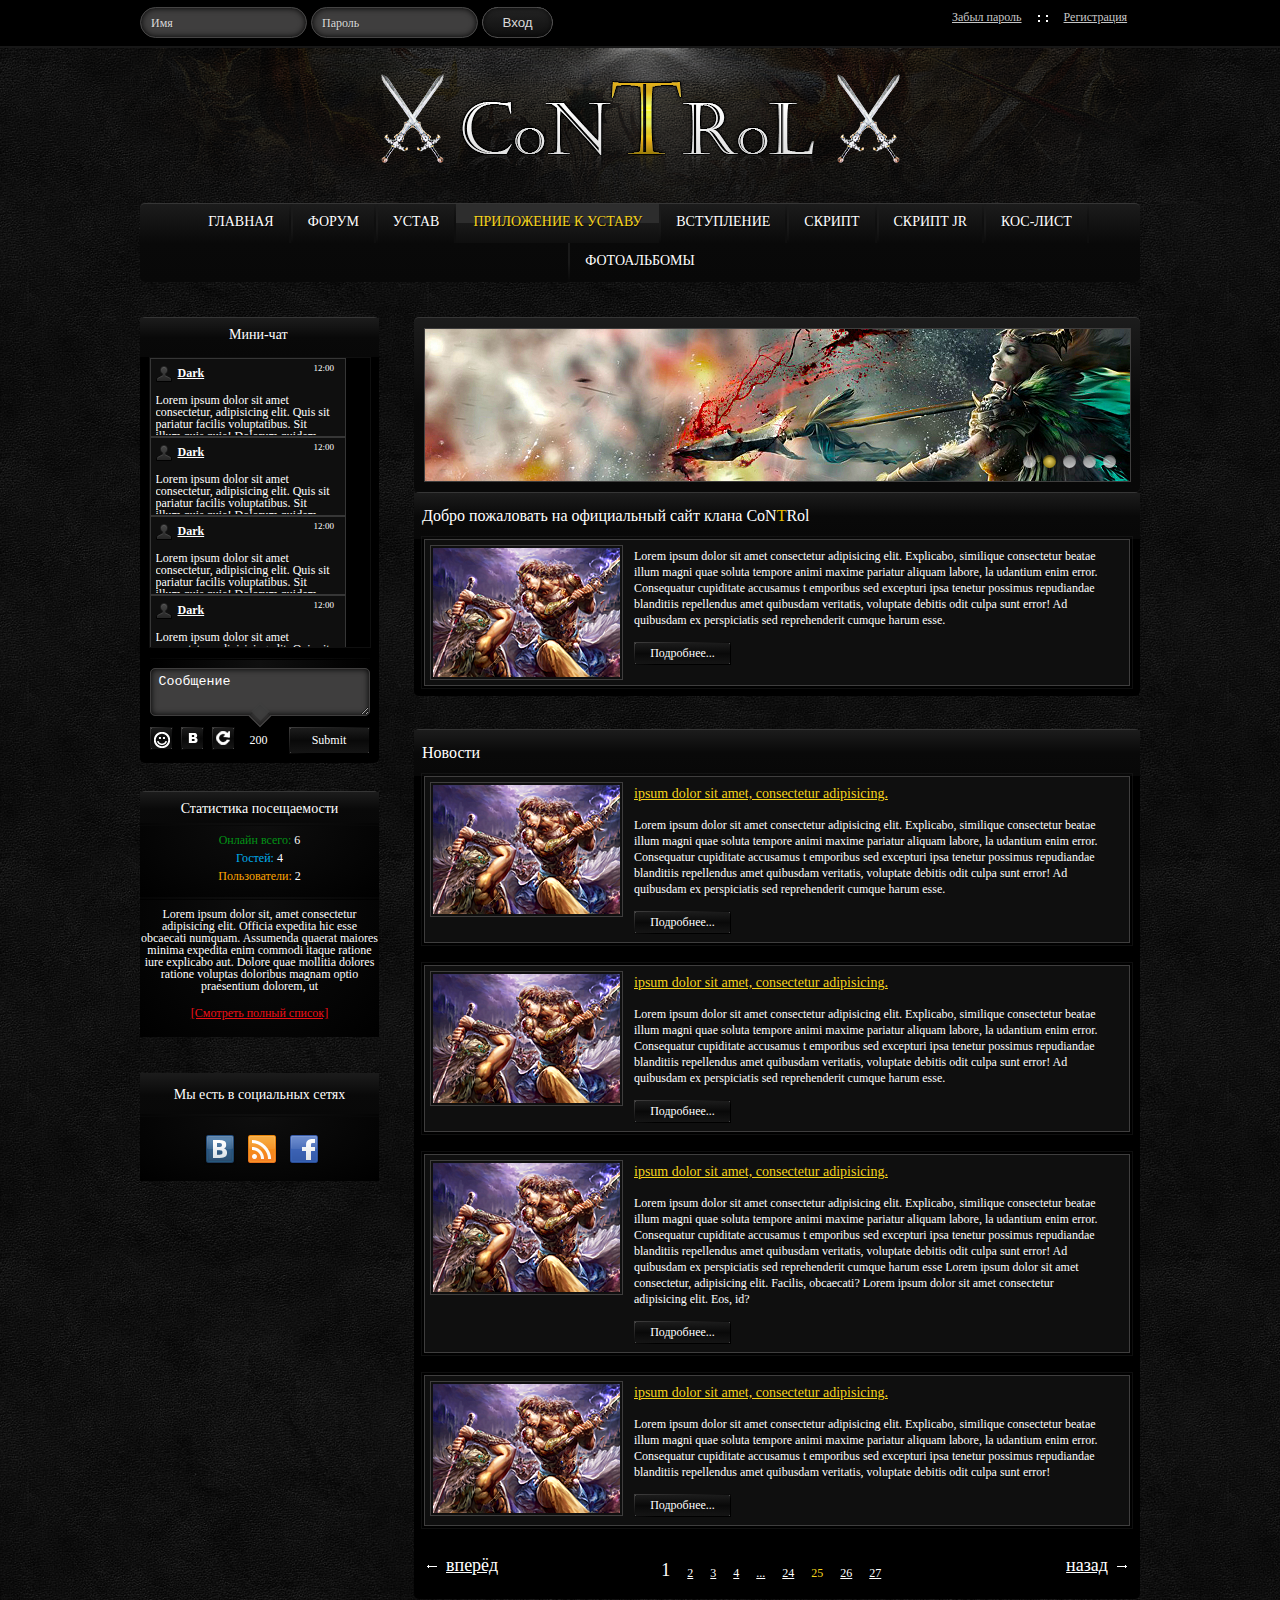
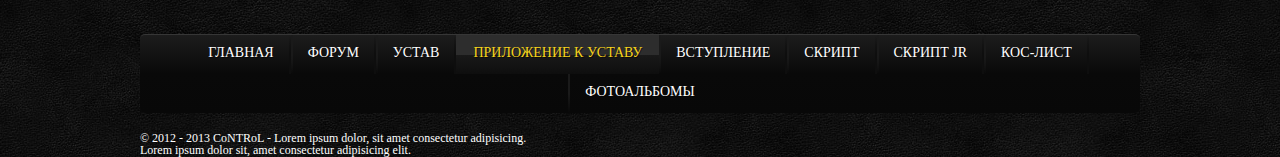
<file: PWControl Release V/index.html>
<!DOCTYPE html>
<html lang="en">
<head>
    <meta charset="UTF-8">
    <meta name="viewport" content="width=device-width, initial-scale=1.0">
    <meta http-equiv="X-UA-Compatible" content="ie=edge">
    <link rel="stylesheet" href="css/main.css">
    <title>Document</title>
</head>
<body>
        <div class="formBar"  >
            <div class="wrapper clearFix">
                <form class="form float" action="#" >
                    <input type="text" class="input" placeholder="Имя" name="" id="">
                    <input type="password" class="input"placeholder="Пароль" name="" id="">
                    <input type="submit" class=" firstSubmit" value="Вход">
                </form>
                <div class="rightside clearFix floatR">
                    <a class=" forgetPassword float" href="#">Забыл пароль</a>
                    <div class="contforcirkles float clearFix">
                        <div class="leftpart float"></div>
                        <div class="rightpart floatR"></div>
                    </div>
                    <a href="#" class="registration float">Регистрация</a>
                </div>
            </div>
        </div>
        <header class="wrapper">
            <div class="logo">
                    <img src="PWControl/logo.png" alt="логотип">
            </div>
            <ul class="navMenu gradientborder bgGradient">
                <li><a href="#">Главная</a></li>
                <li><a href="#">Форум</a></li>
                <li><a href="#">Устав</a></li>
                <li class="active" ><a href="#">Приложение к уставу</a></li>
                <li><a href="#">Вступление</a></li>
                <li><a href="#">Скрипт</a></li>
                <li><a href="#">Скрипт JR</a></li>
                <li><a href="#">Кос-лист</a></li>
                <li><a href="#">Фотоальбомы</a></li>
            </ul>
        </header>  
    <div class="maincontent wrapper clearFix">
        <aside class="ContainerForSidebars float ">
            <div class="chat gradientborder  ">
                <div class="title bgGradient">
                    <span>Мини-чат</span>
                </div>
                <div class="masseges contWidthChat">
                    <div class="massege clearFix">
                        <div class="nickanme float "><a href="#">Dark</a></div>
                        <div class="time floatR">12:00</div>
                        <div class="text">Lorem ipsum dolor sit amet consectetur, adipisicing elit. Quis sit pariatur facilis voluptatibus. Sit illum quis quia! Dolorum quidem quisquam eveniet quo laboriosam dolore consequatur. Necessitatibus quae deserunt quam sequi.</div>
                    </div>
                    <div class="massege clearFix">
                        <div class="nickanme float "><a href="#">Dark</a></div>
                        <div class="time floatR">12:00</div>
                        <div class="text">Lorem ipsum dolor sit amet consectetur, adipisicing elit. Quis sit pariatur facilis voluptatibus. Sit illum quis quia! Dolorum quidem quisquam eveniet quo laboriosam dolore consequatur. Necessitatibus quae deserunt quam sequi.</div>
                    </div>
                    <div class="massege clearFix">
                            <div class="nickanme float "><a href="#">Dark</a></div>
                            <div class="time floatR">12:00</div>
                            <div class="text">Lorem ipsum dolor sit amet consectetur, adipisicing elit. Quis sit pariatur facilis voluptatibus. Sit illum quis quia! Dolorum quidem quisquam eveniet quo laboriosam dolore consequatur. Necessitatibus quae deserunt quam sequi.</div>
                    </div>
                    <div class="massege clearFix">
                            <div class="nickanme float "><a href="#">Dark</a></div>
                            <div class="time floatR">12:00</div>
                            <div class="text">Lorem ipsum dolor sit amet consectetur, adipisicing elit. Quis sit pariatur facilis voluptatibus. Sit illum quis quia! Dolorum quidem quisquam eveniet quo laboriosam dolore consequatur. Necessitatibus quae deserunt quam sequi.</div>
                    </div>
                    <div class="massege clearFix">
                            <div class="nickanme float clearFix"><a href="#">Dark</a></div>
                            <div class="time floatR">12:00</div>
                            <div class="text">Lorem ipsum dolor sit amet consectetur, adipisicing elit. Quis sit pariatur facilis voluptatibus. Sit illum quis quia! Dolorum quidem quisquam eveniet quo laboriosam dolore consequatur. Necessitatibus quae deserunt quam sequi.</div>
                    </div>
                    <div class="massege clearFix">
                            <div class="nickanme float"><a href="#">Dark</a></div>
                            <div class="time floatR">12:00</div>
                            <div class="text">Lorem ipsum dolor sit amet consectetur, adipisicing elit. Quis sit pariatur facilis voluptatibus. Sit illum quis quia! Dolorum quidem quisquam eveniet quo laboriosam dolore consequatur. Necessitatibus quae deserunt quam sequi.</div>
                    </div>
                    <div class="massege clearFix">
                            <div class="nickanme float"><a href="#">Dark</a></div>
                            <div class="time floatR">12:00</div>
                            <div class="text">Lorem ipsum dolor sit amet consectetur, adipisicing elit. Quis sit pariatur facilis voluptatibus. Sit illum quis quia! Dolorum quidem quisquam eveniet quo laboriosam dolore consequatur. Necessitatibus quae deserunt quam sequi.</div>
                    </div>
                    <div class="massege clearFix">
                            <div class="nickanme float"><a href="#">Dark</a></div>
                            <div class="time floatR">12:00</div>
                            <div class="text">Lorem ipsum dolor sit amet consectetur, adipisicing elit. Quis sit pariatur facilis voluptatibus. Sit illum quis quia! Dolorum quidem quisquam eveniet quo laboriosam dolore consequatur. Necessitatibus quae deserunt quam sequi.</div>
                    </div>
                    <div class="massege clearFix">
                            <div class="nickanme float"><a href="#">Dark</a></div>
                            <div class="time floatR">12:00</div>
                            <div class="text">Lorem ipsum dolor sit amet consectetur, adipisicing elit. Quis sit pariatur facilis voluptatibus. Sit illum quis quia! Dolorum quidem quisquam eveniet quo laboriosam dolore consequatur. Necessitatibus quae deserunt quam sequi.</div>
                    </div>
                </div>
                <form class="formForYourSMS contWidthChat bottomSquare "action="#">
                    <div class="ContForBottomSquare">
                            <textarea class="YourMessege" placeholder="Сообщение"></textarea>
                    </div>
                    <div class="buttons clearfix">
                        <button class="btn float look"></button>
                        <button class="btn float look"></button>
                        <button class="btn float look"></button>
                        <label for="" class="lbl200 float">200</label>
                        <input type="submit" class=" newSubmit look floatR" placeholder="Отправить">
                    </div>
                </form>
                <div class="gradientborder statisticAndsocialMedia">
                    <div class="titleForCounter bgGradient">
                        <span>Статистика посещаемости</span>
                    </div>
                    <div class="BlockWithTopGrad">
                        <p class="green">Онлайн всего: <span class="number">6</span></p>
                        <p class="Blue">Гостей: <span class="number">4</span></p>
                        <p class="Orange">Пользователи: <span class="number">2</span></p>
                    </div>
                    <div class="BlockWithTopGrad">
                        <P class="member">
                            Lorem ipsum dolor sit, amet consectetur adipisicing elit. 
                            Officia expedita hic esse obcaecati numquam. Assumenda 
                            quaerat maiores minima expedita enim commodi itaque ratione
                            iure explicabo aut. Dolore quae mollitia dolores ratione 
                            voluptas doloribus magnam optio praesentium dolorem, ut
                        </P>
                        <a href="#" class="viewAllMembers">[Смотреть полный список]</a>
                    </div>
                </div>
                <div class="gradientBorder socialMedia statisticAndsocialMedia">
                    <div class="titleForSocialMedia bgGradient">
                        <span>Мы есть в социальных сетях</span>
                    </div>
                    <div class="BlockWithTopGrad clearFix SocialMediaIcons">
                        <a href="#" class="float"></a>
                        <a href="#" class="float"></a>
                        <a href="#" class="float"></a>
                    </div>
                </div>
            </div>    
        </aside>
        <main class="ContainerForArtickles floatR">
            <div class="contWithSlider gradientborder bgGradient ">
                <div class="slider">
                    <!-- <p class="textOnSlider">Slider</p> -->
                    <ul class="circkles">
                        <li class="nonActive"></li>
                        <li class="activeCirckle"></li>
                        <li class="nonActive"></li>
                        <li class="nonActive"></li>
                        <li class="nonActive"></li>
                    </ul>
                </div>
            </div>
            <div class="greeting gradientborder ">
                <span class="titleForgreeting bgGradient">Добро пожаловать на официальный сайт клана CoN<span class="yellowLetter">T</span>Rol</span>
               <div class="wrapForSecondpart">
                    <div class="content clearFix">
                        <div class="smallLeftImg float">
                        </div>
                        <div class="textAndButton float">
                            <div class="textDescription">
                                Lorem ipsum dolor sit amet consectetur adipisicing elit. 
                                Explicabo, similique consectetur beatae illum magni quae 
                                soluta tempore animi maxime pariatur aliquam labore, la
                                udantium enim error. Consequatur cupiditate accusamus t
                                emporibus sed excepturi ipsa tenetur possimus repudiandae 
                                blanditiis repellendus amet quibusdam veritatis, voluptate debitis odit culpa sunt 
                                error! Ad quibusdam ex perspiciatis sed reprehenderit cumque
                                harum esse.
                            </div>
                            <button class="btnInArtickle look">Подробнее...</button>
                        </div>
                    </div>
               </div>          
            </div>
            <div class="AllArtickles greeting gradientborder ">
                <span class="titleForgreeting bgGradient"> Новости </span>
                   <div class="wrapForSecondpart">
                        <div class="content clearFix">
                            <div class="smallLeftImg float">
                            </div>
                            <div class="textAndButton float">
                                <h3 class=" titleForArtickle "><a href="#">ipsum dolor sit amet, consectetur adipisicing.</a></h3>
                                <div class="textDescription">
                                    Lorem ipsum dolor sit amet consectetur adipisicing elit. 
                                    Explicabo, similique consectetur beatae illum magni quae 
                                    soluta tempore animi maxime pariatur aliquam labore, la
                                    udantium enim error. Consequatur cupiditate accusamus t
                                    emporibus sed excepturi ipsa tenetur possimus repudiandae 
                                    blanditiis repellendus amet quibusdam veritatis, voluptate debitis odit culpa sunt 
                                    error! Ad quibusdam ex perspiciatis sed reprehenderit cumque
                                    harum esse.
                                </div>
                                <button class="btnInArtickle look">Подробнее...</button>
                            </div>
                        </div>
                   </div>
                   <div class="wrapForSecondpart">
                        <div class="content clearFix">
                            <div class="smallLeftImg float">
                            </div>
                            <div class="textAndButton float">
                                <h3 class=" titleForArtickle "><a href="#">ipsum dolor sit amet, consectetur adipisicing.</a></h3>
                                <div class="textDescription">
                                    Lorem ipsum dolor sit amet consectetur adipisicing elit. 
                                    Explicabo, similique consectetur beatae illum magni quae 
                                    soluta tempore animi maxime pariatur aliquam labore, la
                                    udantium enim error. Consequatur cupiditate accusamus t
                                    emporibus sed excepturi ipsa tenetur possimus repudiandae 
                                    blanditiis repellendus amet quibusdam veritatis, voluptate debitis odit culpa sunt 
                                    error! Ad quibusdam ex perspiciatis sed reprehenderit cumque
                                    harum esse.
                                </div>
                                <button class="btnInArtickle look">Подробнее...</button>
                            </div>
                        </div>
                   </div> 
                   <div class="wrapForSecondpart">
                        <div class="content clearFix">
                            <div class="smallLeftImg float">
                            </div>
                            <div class="textAndButton float">
                                <h3 class=" titleForArtickle "><a href="#">ipsum dolor sit amet, consectetur adipisicing.</a></h3>
                                <div class="textDescription">
                                    Lorem ipsum dolor sit amet consectetur adipisicing elit. 
                                    Explicabo, similique consectetur beatae illum magni quae 
                                    soluta tempore animi maxime pariatur aliquam labore, la
                                    udantium enim error. Consequatur cupiditate accusamus t
                                    emporibus sed excepturi ipsa tenetur possimus repudiandae 
                                    blanditiis repellendus amet quibusdam veritatis, voluptate debitis odit culpa sunt 
                                    error! Ad quibusdam ex perspiciatis sed reprehenderit cumque
                                    harum esse Lorem ipsum dolor sit amet consectetur, adipisicing elit. Facilis, obcaecati?
                                    Lorem ipsum dolor sit amet consectetur adipisicing elit. Eos, id?
                                </div>
                                <button class="btnInArtickle look">Подробнее...</button>
                            </div>
                        </div>
                   </div> 
                   <div class="wrapForSecondpart">
                        <div class="content clearFix">
                            <div class="smallLeftImg float">
                            </div>
                            <div class="textAndButton float">
                                <h3 class=" titleForArtickle "><a href="#">ipsum dolor sit amet, consectetur adipisicing.</a></h3>
                                <div class="textDescription">
                                    Lorem ipsum dolor sit amet consectetur adipisicing elit. 
                                    Explicabo, similique consectetur beatae illum magni quae 
                                    soluta tempore animi maxime pariatur aliquam labore, la
                                    udantium enim error. Consequatur cupiditate accusamus t
                                    emporibus sed excepturi ipsa tenetur possimus repudiandae 
                                    blanditiis repellendus amet quibusdam veritatis, voluptate debitis odit culpa sunt 
                                    error!
                                </div>
                                <button class="btnInArtickle look">Подробнее...</button>
                            </div>
                        </div>
                   </div>  
                   <div class="navigationOnArtickles clearFix">
                       <div class="btnNav next float"><a href="#">вперёд</a></div>
                       <ul class="float FS0">
                           <li><a href="#" class="current">1</a></li>
                           <li><a href="#">2</a></li>
                           <li><a href="#">3</a></li>
                           <li><a href="#">4</a></li>
                           <li><a href="#">...</a></li>
                           <li><a href="#">24</a></li>
                           <li><a href="#" class="active">25</a></li>
                           <li><a href="#">26</a></li>
                           <li><a href="#">27</a></li>
                       </ul>
                       <div class="btnNav back floatR"><a href="#">назад</a></div>
                   </div>      
                </div>
        </main>
    </div>
    <ul class="navMenu gradientborder bgGradient wrapper">
            <li><a href="#">Главная</a></li>
            <li><a href="#">Форум</a></li>
            <li><a href="#">Устав</a></li>
            <li class="active" ><a href="#">Приложение к уставу</a></li>
            <li><a href="#">Вступление</a></li>
            <li><a href="#">Скрипт</a></li>
            <li><a href="#">Скрипт JR</a></li>
            <li><a href="#">Кос-лист</a></li>
            <li><a href="#">Фотоальбомы</a></li>
    </ul>
    <p class="rights wrapper">
        © 2012 - 2013 CoNTRoL - Lorem ipsum dolor, sit amet consectetur adipisicing.<br>
        Lorem ipsum dolor sit, amet consectetur adipisicing elit.
    </p>
</body>
</html>
</file>
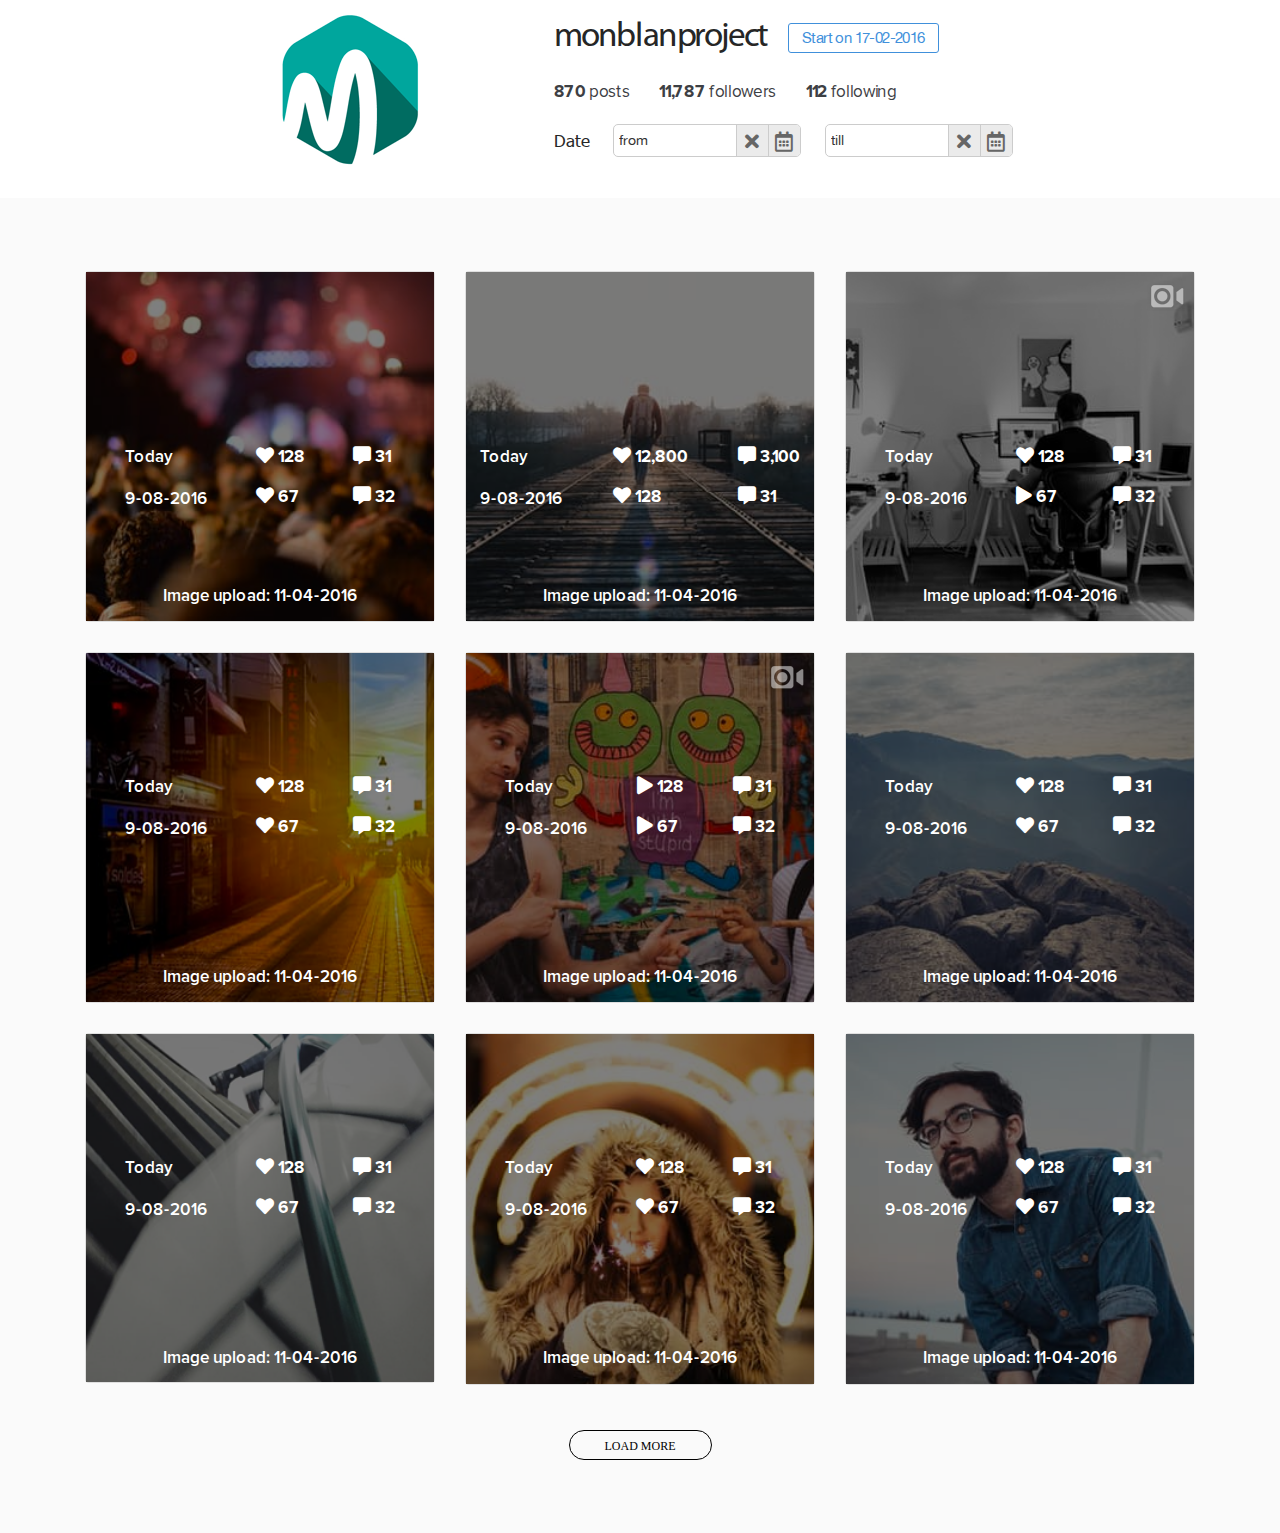
<file: test task webspark/index.html>
<!DOCTYPE html>
<html lang="en">
<head>
    <meta charset="UTF-8">
    <meta name="viewport" content="width=device-width, initial-scale=1.0">
    <meta http-equiv="X-UA-Compatible" content="ie=edge">
    <link rel="stylesheet" href="fontawesome-free-5.10.2-web/css/all.min.css">
    <link rel="stylesheet" href="css/datepicker.min.css">
    <link rel="stylesheet" href="https://stackpath.bootstrapcdn.com/bootstrap/4.3.1/css/bootstrap.min.css" integrity="sha384-ggOyR0iXCbMQv3Xipma34MD+dH/1fQ784/j6cY/iJTQUOhcWr7x9JvoRxT2MZw1T" crossorigin="anonymous">
    <link rel="stylesheet" href="css/style.css">
    <title>Document</title>
</head>
<body>
    <section class="header">
        <div class="container">
            <div class="row justify-content-center align-items-center">
                <div class="logo col-auto">
                        <img src="img/logo.png" alt="logo">
                </div>
                    <div class="content-menu col-12 col-md-auto offset-md-1">
                        <div class="heading d-flex align-items-center">
                            <h1>monblanproject</h1>
                            <p>Start on 17-02-2016</p>
                        </div>
                        <div class="stats d-flex">
                            <p><span>870</span> posts</p>
                            <p><span>11,787</span> followers</p>
                            <p><span>112</span> following</p>
                        </div>
                        <div class="date d-flex align-items-center">
                            <p>Date</p>
                            <div class="wrap-for-input d-flex">
                                <input id="textFrom" type="text" placeholder="from" class="datepicker-here">
                                <div id="deleteFrom" class="align-items-center justify-content-center d-flex"><p><i class="fas fa-times"></i></p></div>
                                <div class="align-items-center justify-content-center d-flex "><p><i class="far fa-calendar-alt"></i></p></div>
                            </div>
                            <div class="wrap-for-input d-flex">
                                <input id="textTo" type="text" placeholder="till" class="datepicker-here">
                                <div id="deleteTo" class="align-items-center justify-content-center d-flex"><p><i class="fas fa-times"></i></p></div>
                                <div class="align-items-center justify-content-center d-flex"><p><i class="far fa-calendar-alt"></i></p></div>
                            </div>
                        </div>
                    </div>
            </div>
        </div>
    </section>
    <section class="main-content">
        <div class="container">
            <div class="row ">
                <div class="col">
                    <div class="card">
                        <img src="img/img1.png" alt="Img-card">
                    </div>
                    <div class="card-text card-text-first-line col d-flex justify-content-between">
                        <div class="card-stats-title">
                            <p>Today</p>
                            <p>9-08-2016</p>
                        </div>
                        <div class="likes">
                            <span><i class="fas fa-heart"></i>  128</span>
                            <span ><i class="fas fa-heart"></i>  67</span>
                        </div>
                        <div class="comments">
                            <span><i class="fas fa-comment-alt"></i>   31</span>
                            <span><i class="fas fa-comment-alt"></i>   32</span>
                        </div>
                    </div>
                    <div class="dateApload d-flex justify-content-center"><p>Image upload: 11-04-2016 </p></div>
                </div>
                <div class="col">
                    <div class="card">
                        <img src="img/img2.png" alt="Img-card">
                    </div>
                    <div class="card-text card-text-first-line card-text-second col d-flex justify-content-between">
                        <div class="card-stats-title">
                            <p>Today</p>
                            <p>9-08-2016</p>
                        </div>
                        <div class="likes">
                            <span><i class="fas fa-heart"></i>  12,800</span>
                            <span ><i class="fas fa-heart"></i>  128</span>
                        </div>
                        <div class="comments">
                            <span><i class="fas fa-comment-alt"></i>   3,100</span>
                            <span><i class="fas fa-comment-alt"></i>   31</span>
                        </div>
                    </div>
                    <div class="dateApload d-flex justify-content-center"><p>Image upload: 11-04-2016 </p></div>
                </div>
                <div class="w-100 d-none d-sm-block d-md-none"></div>
                <div class="col camera-icon">
                    <div class="card">
                        <img src="img/img3.png" alt="Img-card">
                    </div>
                    <div class="card-text card-text-first-line col d-flex justify-content-between">
                        <div class="card-stats-title">
                            <p>Today</p>
                            <p>9-08-2016</p>
                        </div>
                        <div class="likes">
                            <span><i class="fas fa-heart"></i>  128</span>
                            <span ><i class="fas fa-play"></i>  67</span>
                        </div>
                        <div class="comments">
                            <span><i class="fas fa-comment-alt"></i>   31</span>
                            <span><i class="fas fa-comment-alt"></i>   32</span>
                        </div>
                    </div>
                    <div class="dateApload d-flex justify-content-center"><p>Image upload: 11-04-2016 </p></div>
                </div>
                 <div class="col ">
                    <div class="card">
                        <img src="img/img4.png" alt="Img-card">
                    </div>
                    <div class="card-text col d-flex justify-content-between">
                        <div class="card-stats-title">
                            <p>Today</p>
                            <p>9-08-2016</p>
                        </div>
                        <div class="likes">
                            <span><i class="fas fa-heart"></i>  128</span>
                            <span ><i class="fas fa-heart"></i>  67</span>
                        </div>
                        <div class="comments">
                            <span><i class="fas fa-comment-alt"></i>   31</span>
                            <span><i class="fas fa-comment-alt"></i>   32</span>
                        </div>
                    </div>
                    <div class="dateApload d-flex justify-content-center"><p>Image upload: 11-04-2016 </p></div>
                </div>
                <div class="w-100 d-none d-sm-block d-md-none"></div>
                <div class="col camera-icon">
                    <div class="card">
                        <img src="img/img5.png" alt="Img-card">
                    </div>
                    <div class="card-text  col d-flex justify-content-between">
                        <div class="card-stats-title">
                            <p>Today</p>
                            <p>9-08-2016</p>
                        </div>
                        <div class="likes">
                            <span><i class="fas fa-play"></i>  128</span>
                            <span ><i class="fas fa-play"></i>  67</span>
                        </div>
                        <div class="comments">
                            <span><i class="fas fa-comment-alt"></i>   31</span>
                            <span><i class="fas fa-comment-alt"></i>   32</span>
                        </div>
                    </div>
                    <div class="dateApload d-flex justify-content-center"><p>Image upload: 11-04-2016 </p></div>
                </div>
                <div class="col">
                    <div class="card">
                        <img src="img/img6.png" alt="Img-card">
                    </div>
                    <div class="card-text col d-flex justify-content-between">
                        <div class="card-stats-title">
                            <p>Today</p>
                            <p>9-08-2016</p>
                        </div>
                        <div class="likes">
                            <span><i class="fas fa-heart"></i>  128</span>
                            <span ><i class="fas fa-heart"></i>  67</span>
                        </div>
                        <div class="comments">
                            <span><i class="fas fa-comment-alt"></i>   31</span>
                            <span><i class="fas fa-comment-alt"></i>   32</span>
                        </div>
                    </div>
                    <div class="dateApload d-flex justify-content-center"><p>Image upload: 11-04-2016 </p></div>
                </div>
                <div class="w-100 d-none d-sm-block d-md-none"></div>
                <div class="col">
                    <div class="card last-line">
                        <img src="img/img7.png" alt="Img-card">
                    </div>
                    <div class="card-text col d-flex justify-content-between">
                        <div class="card-stats-title">
                            <p>Today</p>
                            <p>9-08-2016</p>
                        </div>
                        <div class="likes">
                            <span><i class="fas fa-heart"></i>  128</span>
                            <span ><i class="fas fa-heart"></i>  67</span>
                        </div>
                        <div class="comments">
                            <span><i class="fas fa-comment-alt"></i>   31</span>
                            <span><i class="fas fa-comment-alt"></i>   32</span>
                        </div>
                    </div>
                    <div class="dateApload dateApload-last-line d-flex justify-content-center"><p>Image upload: 11-04-2016 </p></div>
                </div>
                <div class="col">
                    <div class="card last-line last-line-second">
                        <img src="img/img8.png" alt="Img-card">
                    </div>
                    <div class="card-text col d-flex justify-content-between">
                        <div class="card-stats-title">
                            <p>Today</p>
                            <p>9-08-2016</p>
                        </div>
                        <div class="likes">
                            <span><i class="fas fa-heart"></i>  128</span>
                            <span ><i class="fas fa-heart"></i>  67</span>
                        </div>
                        <div class="comments">
                            <span><i class="fas fa-comment-alt"></i>   31</span>
                            <span><i class="fas fa-comment-alt"></i>   32</span>
                        </div>
                    </div>
                    <div class="dateApload dateApload-last-line d-flex justify-content-center"><p>Image upload: 11-04-2016 </p></div>
                </div>
                <div class="w-100 d-none d-sm-block d-md-none"></div>
                <div class="col  col-md-6 col-lg-6 col-xl">
                    <div class="card last-line last-line-last">
                        <img src="img/img9.png" alt="Img-card">
                    </div>
                    <div class="card-text col d-flex justify-content-between">
                        <div class="card-stats-title">
                            <p>Today</p>
                            <p>9-08-2016</p>
                        </div>
                        <div class="likes">
                            <span><i class="fas fa-heart"></i>  128</span>
                            <span ><i class="fas fa-heart"></i>  67</span>
                        </div>
                        <div class="comments">
                            <span><i class="fas fa-comment-alt"></i>   31</span>
                            <span><i class="fas fa-comment-alt"></i>   32</span>
                        </div>
                    </div>
                    <div class="dateApload dateApload-last-line d-flex justify-content-center"><p>Image upload: 11-04-2016 </p></div>
                </div>
            </div>
            <div class="row justify-content-center">
                <button>
                    <a href="#">LOAD MORE</a>
                </button>
            </div>
        </div>
    </section>
    <script src="https://code.jquery.com/jquery-3.3.1.slim.min.js" integrity="sha384-q8i/X+965DzO0rT7abK41JStQIAqVgRVzpbzo5smXKp4YfRvH+8abtTE1Pi6jizo" crossorigin="anonymous"></script>
    <script src="https://cdnjs.cloudflare.com/ajax/libs/popper.js/1.14.7/umd/popper.min.js" integrity="sha384-UO2eT0CpHqdSJQ6hJty5KVphtPhzWj9WO1clHTMGa3JDZwrnQq4sF86dIHNDz0W1" crossorigin="anonymous"></script>
    <script src="https://stackpath.bootstrapcdn.com/bootstrap/4.3.1/js/bootstrap.min.js" integrity="sha384-JjSmVgyd0p3pXB1rRibZUAYoIIy6OrQ6VrjIEaFf/nJGzIxFDsf4x0xIM+B07jRM" crossorigin="anonymous"></script>
    <script src="js/datepicker.js"></script>
    <script>
        document.getElementById("deleteFrom").onclick = function() {
            document.getElementById("textFrom").value = null;
        }
        document.getElementById("deleteTo").onclick = function() {
            document.getElementById("textTo").value = null;
        }
        $.fn.datepicker.language['en'] = {
            days: ['Sunday', 'Monday', 'Tuesday', 'Wednesday', 'Thursday', 'Friday', 'Saturday'],
            daysShort: ['Sun', 'Mon', 'Tue', 'Wed', 'Thu', 'Fri', 'Sat'],
            daysMin: ['Su', 'Mo', 'Tu', 'We', 'Th', 'Fr', 'Sa'],
            months: ['January','February','March','April','May','June', 'July','August','September','October','November','December'],
            monthsShort: ['Jan', 'Feb', 'Mar', 'Apr', 'May', 'Jun', 'Jul', 'Aug', 'Sep', 'Oct', 'Nov', 'Dec'],
            today: 'Today',
            clear: 'Clear',
            dateFormat: 'mm/dd/yyyy',
            timeFormat: 'hh:ii aa',
            firstDay: 0
        };

        $('.datepicker-here').datepicker({
            language: 'en',
            prevHtml:'<<',
            nextHtml:'>>'
        })
    </script>
</body>
</html>
</file>
<file: test task webspark/css/style.css>
@font-face {
  font-family: 'Helvetica Neue';
  src: local('Helvetica Neue Bold'), local('Helvetica-Neue-Bold'), url('../font/HelveticaNeueCyr-Bold/HelveticaNeueCyr-Bold.woff2') format('woff2'), url('../font/HelveticaNeueCyr-Bold/HelveticaNeueCyr-Bold.woff') format('woff'), url('../font/HelveticaNeueCyr-Bold/HelveticaNeueCyr-Bold.ttf') format('truetype');
  font-weight: 700;
  font-style: normal;
}
@font-face {
  font-family: 'Helvetica Neue';
  src: local('Helvetica Neue Regular'), local('Helvetica-Neue-Regular'), url('../font/HelveticaNeue-Regular/HelveticaNeue.eot'), url('../font/HelveticaNeue-Regular/HelveticaNeue.woff') format('woff'), url('../font/HelveticaNeue-Regular/HelveticaNeue.ttf') format('truetype');
  font-weight: 400;
  font-style: normal;
}
@font-face {
  font-family: 'Myriad Pro Regular';
  src: url('../font/MyriadPro/MyriadPro-Regular.eot');
  src: url('../font/MyriadPro/MyriadPro-Regular.eot?#iefix') format('embedded-opentype'), url('../font/MyriadPro/MyriadPro-Regular.woff') format('woff'), url('../font/MyriadPro/MyriadPro-Regular.ttf') format('truetype');
  font-weight: normal;
  font-style: normal;
}
@font-face {
  font-family: 'Proxima Nova Regular';
  src: url('../font/ProximaNova/ProximaNova-Regular.eot');
  src: url('../font/ProximaNova/ProximaNova-Regular.eot?#iefix') format('embedded-opentype'), url('../font/ProximaNova/ProximaNova-Regular.woff') format('woff'), url('../font/ProximaNova/ProximaNova-Regular.ttf') format('truetype');
  font-weight: normal;
  font-style: normal;
}
@font-face {
  font-family: 'Proxima Nova Bold';
  src: url('../font/ProximaNovaBold/ProximaNova-Bold.eot');
  src: url('../font/ProximaNovaBold/ProximaNova-Bold.eot?#iefix') format('embedded-opentype'), url('../font/ProximaNovaBold/ProximaNova-Bold.woff') format('woff'), url('../font/ProximaNovaBold/ProximaNova-Bold.ttf') format('truetype');
  font-weight: normal;
  font-style: normal;
}
@font-face {
  font-family: 'Proxima Nova Semibold';
  src: url('../font/ProximaNova-SemiBold/ProximaNova-Semibold.eot');
  src: url('../font/ProximaNova-SemiBold/ProximaNova-Semibold.eot?#iefix') format('embedded-opentype'), url('../font/ProximaNova-SemiBold/ProximaNova-Semibold.woff') format('woff'), url('../font/ProximaNova-SemiBold/ProximaNova-Semibold.ttf') format('truetype');
  font-weight: normal;
  font-style: normal;
}
@font-face {
  font-family: 'Tahoma Regular';
  src: url('../font/Tahoma/Tahoma.eot');
  src: url('../font/Tahoma/Tahoma.eot?#iefix') format('embedded-opentype'), url('../font/Tahoma/Tahoma.woff') format('woff'), url('../font/Tahoma/Tahoma.ttf') format('truetype');
  font-weight: normal;
  font-style: normal;
}
/*variables*/
/*mixins*/
/*global*/
.Mycontainer {
  width: 935px;
  margin: 0 auto;
}
p,
h1,
h2,
h3,
h4 {
  margin-bottom: 0;
}
.camera-icon {
  position: relative;
}
.camera-icon:after {
  content: '';
  position: absolute;
  width: 38px;
  height: 30px;
  background: url(../img/camera.png);
  top: 10px;
  right: 25px;
}
/*header*/
.header {
  -webkit-box-shadow: 0 6px 24px rgba(0, 0, 0, 0.06);
          box-shadow: 0 6px 24px rgba(0, 0, 0, 0.06);
  padding-bottom: 28px;
  padding-top: 4px;
}
.bg-light {
  background-color: transparent!important;
}
.content-menu .heading {
  margin-bottom: 20px;
}
.content-menu .heading h1 {
  font-family: 'Myriad Pro Regular';
  font-size: 35px;
  font-weight: 400;
  color: #262626;
  letter-spacing: -1.4px;
}
.content-menu .heading p {
  font-family: 'Helvetica Neue';
  font-size: 15px;
  font-weight: 400;
  color: #4090db;
  border: 1px solid #4090db;
  padding: 3px 13px;
  border-radius: 3px;
  letter-spacing: -0.6px;
  margin-left: 20px;
}
.content-menu .stats {
  font-family: 'Proxima Nova Regular';
  font-size: 17px;
  font-weight: 400;
  color: #3d4044;
  letter-spacing: -0.34px;
  margin-bottom: 20px;
}
.content-menu .stats p {
  margin-right: 30px;
}
.content-menu .stats p:last-child {
  margin-right: 0;
}
.content-menu .stats span {
  font-family: 'Proxima Nova Bold';
  font-weight: 700;
}
.content-menu .date p {
  font-family: 'Tahoma Regular';
  font-size: 17px;
  font-weight: 400;
  color: #262626;
  margin-right: 23px;
}
.content-menu .date .wrap-for-input {
  margin-right: 24px;
  width: 188px;
  position: relative;
  border: 1px solid #cccccc;
  border-radius: 5px;
  overflow: hidden;
}
.content-menu .date .wrap-for-input:last-child {
  margin-right: 0px;
}
.content-menu .date .wrap-for-input div {
  width: 32px;
  background: #ebebeb;
  border-left: 1px solid #cccccc;
}
.content-menu .date .wrap-for-input div:hover {
  cursor: pointer;
}
.content-menu .date .wrap-for-input div p {
  margin-right: 0px;
  font-size: 20px;
  color: #666666;
}
.content-menu .date .wrap-for-input div:last-child {
  width: 32px;
}
.content-menu .date input {
  width: 122px;
  background: none;
  padding: 5px 0px 5px 5px;
  font-family: 'Helvetica Neue';
  font-size: 14px;
  font-weight: 400;
  color: #333333;
  border: none;
}
.content-menu .date ::-webkit-input-placeholder {
  font-family: 'Helvetica Neue';
  font-size: 14px;
  font-weight: 400;
  color: #333333;
}
/*datepicker*/
.datepicker {
  font-family: 'Helvetica Neue';
  font-size: 14px;
  font-weight: 700;
  color: #333333;
  border: 1px solid #b8b8b8;
}
.datepicker--day-name {
  color: #333333;
  font-size: 14px;
}
.datepicker--nav-title i {
  font-family: 'Helvetica Neue';
  font-size: 14px;
  font-weight: 700;
  color: #333333;
}
/*main*/
.main-content {
  background-color: #fafafa;
  padding: 73px 0;
}
.card {
  position: relative;
  margin-bottom: 30px;
}
.card:after {
  content: '';
  position: absolute;
  top: 0;
  bottom: 0;
  left: 0;
  right: 0;
  background-color: #000000;
  opacity: 0.5;
}
.last-line {
  margin-bottom: 0px;
}
.card-text {
  position: absolute;
  top: 122px;
  left: 0;
  right: 0;
  padding: 0 55px;
}
.card-text-first-line {
  top: 173px;
}
.card-text-second {
  padding: 0 30px;
}
.card-text P {
  font-family: 'Proxima Nova Semibold';
  font-size: 17px;
  font-weight: 400;
  color: #ffffff;
  margin-bottom: 16px;
}
.card-text P:last-child {
  margin-bottom: 0px;
}
.card-text span {
  display: block;
  margin-bottom: 14px;
  font-family: 'Proxima Nova Bold';
  font-size: 17px;
  font-weight: 700;
  color: #ffffff;
}
.card-text span i {
  font-size: 18px;
}
.card-text span:last-child {
  margin-bottom: 0px;
}
.dateApload {
  font-family: 'Proxima Nova Semibold';
  font-size: 17px;
  font-weight: 400;
  color: #ffffff;
  position: absolute;
  bottom: 44px;
  right: 30px;
  left: 30px;
}
.dateApload-last-line {
  bottom: 14px;
}
button {
  border: 1px solid #000000;
  background: none;
  border-radius: 20px;
  margin-top: 45px;
}
button a {
  font-family: 'Proxima Nova';
  font-size: 12px;
  font-weight: 400;
  color: #000000;
  text-transform: uppercase;
  line-height: 24px;
  padding: 9px 29px;
  text-decoration: none;
}
button a:hover {
  text-decoration: none;
}
@media screen and (min-width: 768px) and (max-width: 1199px) {
  .last-line-last {
    margin-top: 30px;
  }
}
@media screen and (max-width: 768px) {
  .last-line-last {
    margin-top: 30px;
  }
  .last-line-second {
    margin-top: 30px;
  }
}
/*# sourceMappingURL=style.css.map */
</file>
<file: PWControl Release V/css/main.css>
/*reset*/
    html, body, div, span, applet, object, iframe,
        h1, h2, h3, h4, h5, h6, p, blockquote, pre,
        a, abbr, acronym, address, big, cite, code,
        del, dfn, em, img, ins, kbd, q, s, samp,
        small, strike, strong, sub, sup, tt, var,
        b, u, i, center,
        dl, dt, dd, ol, ul, li,
        fieldset, form, label, legend,
        table, caption, tbody, tfoot, thead, tr, th, td,
        article, aside, canvas, details, embed, 
        figure, figcaption, footer, header, hgroup, 
        menu, nav, output, ruby, section, summary,
        time, mark, audio, video {
            margin: 0;
            padding: 0;
            border: 0;
            font-size: 100%;
            font: inherit;
            vertical-align: baseline;
        }
        /* HTML5 display-role reset for older browsers */
        article, aside, details, figcaption, figure, 
        footer, header, hgroup, menu, nav, section {
            display: block;
        }
        body {
            /* width: 100;
            height:100vh; */
            line-height: 1;
            
        }
        ol, ul {
            list-style: none;
        }
        blockquote, q {
            quotes: none;
        }
        blockquote:before, blockquote:after,
        q:before, q:after {
            content: '';
            content: none;
        }
        table {
            border-collapse: collapse;
            border-spacing: 0;
        }
/*main*/
        /* *{
            outline: 1px solid red;
        } */
        .floatR{
            float:right;
        }
        .input{
            border: 0 solid;
            border-radius:20px;
            margin-top:7px;
        }
        body{
            background-image:url(../PWControl/bg.jpg);
        }
        .wrapper{
            width: 1000px;
            margin:0 auto;
        }
        .float{
            float:left;
        }
        .clearFix:after{
            content: "";
            clear: both;
            display: block;
        }
        form{
            margin-left:0;
            width: 425px;
        }
        
/*first creen*/
        .formBar{
            background: #000;
            padding-bottom:10px;
            box-shadow:inset 0 -2px 0 #171717;
            box-sizing:border-box;
        }

    /*form*/   
        input,
        textarea {
            outline:none;
        }
        input::-webkit-outer-spin-button {
            -webkit-appearance: none;
        }
        input::-webkit-inner-spin-button {
            -webkit-appearance:none;
        }
        input:focus{
            outline: 0;
        }
        input[type="text"],
        input[type="password"]{
            /* Style for "Layer 13" */
            padding: 7px 0px 7px 10px;
            width: 167px;
            box-shadow: inset 0 0 6px #000000;
            background-color: #3f3e3e;
            border: 1px solid #454444;
            border-radius: 20px;
            box-sizing: border-box;
        }
        .firstSubmit{
            /* Style for "Layer 13" */
            width: 71px;
            padding:7px 0px;
            box-shadow: inset 0 0 5px rgba(0, 0, 0, 0.75);
            background-image: linear-gradient(to top, #0f0f0f 0%, #232323 100%);
            color: #d8d8d8;
            border: 1px solid #454444;
            border-radius: 20px;
            box-sizing: border-box;
        }
        input::-webkit-input-placeholder{
            /* стиль для всех palceholder*/
            text-shadow: 1px 1px 0 rgba(0, 0, 0, 0.2);
            font-family: Tahoma;
            font-size: 12px;
            font-weight: 400;
            line-height: 14px;
            color: #d8d8d8;
            
        }
        input[type="text"]::-webkit-input-placeholder{
            /* стиль для "Имя"*/
            width: 33px;
            height: 13px;
        }
        input[type="password"]::-webkit-input-placeholder{
            /* стиль для ""*/
            width: 40px;
            height: 14px;
        } 
        input[type="submit"]::-webkit-input-placeholder{
            /* стиль для "Имя"*/
            margin-left: 8px;
            width: 26px;
            height: 11px;
        }
    /*rightside*/
        .rightside{
            margin-top:15px;
            width: 188px;
            height: 13px;
        }
        .forgetPassword,.registration{
            color: #c7c7c7;
            font-family: Tahoma;
            font-size: 12px;
            font-weight: 400;
            line-height: 4px; 
        }
        .forgetPassword:active,
        .registration:active
        {
            color: #f5d41c;
            text-decoration: none;
        }
        .contforcirkles{
            width: 10px;
            height:7px;
            margin:0 16px;
        }
        .leftpart,
        .rightpart{
            width: 2px;
            height:100%;
            position: relative;
        }
        .leftpart:before{
            content:"";
            position:absolute;
            height: 2px;
            top:0;
            left:0;
            background: #fff;
            width: 100%;
        }
        .leftpart:after{
            content:"";
            position:absolute;
            height: 2px;
            bottom:0;
            left:0;
            background: #fff;
            width: 100%;
        }
        .rightpart:before{
            content:"";
            position:absolute;
            height: 2px;
            top:0;
            right:0;
            background: #fff;
            width: 100%;
        }
        .rightpart:after{
            content:"";
            position:absolute;
            height: 2px;
            bottom:0;
            right:0;
            background: #fff;
            width: 100%;
        }
    /*header*/
        .logo{
            padding: 26px 0px;
            background:url(../PWControl/logo_bg.png) ;       
            margin: 0px -100px;
            text-align: center;
        }
        /* .IMGLogo{
            width:519px;
            margin:0 auto;
        } */
        .gradientborder{
            border-top: 1px solid #363636;
            
            border-radius:5px;
        }
        .bgGradient{
            background-image: linear-gradient(to top, #080808 0%, #090909 50%, #1c1c1c 100%);
        }
        ul{
            font-size: 0px;
            text-align: center;
        }
        .navMenu li{
            display:inline-block;
            height: 39px;
            vertical-align: center;
            position:relative;
        }
        .navMenu li:after{
            content:"";
            top:0;
            right:0;
            width:2px;
            height:100%;
            background:linear-gradient(to top,#0e0e0e 50%,rgba(0,0,0,0) 100% );
            position:absolute;
        }
        .navMenu li:before{
            content:"";
            top:0;
            left:0;
            width:2px;
            height:100%;
            background:linear-gradient(to bottom, #1a1a1a 50%,rgba(0,0,0,0) 100% );
            position:absolute;
        }
        .navMenu li:last-child:after{
            background: rgba(0,0,0,0)
        }
        .navMenu li:first-child:before{
            background: rgba(0,0,0,0);
        }
        .navMenu li a{
            padding: 16px 17px;
            height: 10px;
            text-shadow: 1px 1px 0 rgba(0, 0, 0, 0.5);
            color: #ffffff;
            font-family: Tahoma;
            font-size: 14px;
            font-weight: 400;
            line-height: 4px;
            text-transform: uppercase;
            display: block;
            text-decoration: none;
        }
        .navMenu li a:active{
            color: #f5d41c;
        }
        .navMenu .active a{
            color: #f5d41c;
        }
        .navMenu .active{
            background-image: linear-gradient(to top, #0e0e0e 0%, #191919 50%, #2d2d2d 50%);
        }
        .navMenu .active:before{
            background: rgba(0,0,0,0);
        }
        .navMenu .active:after{
            background: rgba(0,0,0,0);
        }

/*MainPartContent*/
    /*side bars*/
        .maincontent{
            margin-top:35px;
        }
        .ContainerForSidebars{
            width: 239px;
            /* outline:1px solid red; */
        }
        .ContainerForArtickles{
            width: 726px;
            margin-bottom: 35px;
        }
        .chat{
            height:445px;
            width:239px;
            background: #000;
        }
        .title{
            height:39px;
            position:relative;
        }
        .title span{
            height:10px;
            color: #ffffff;
            font-family: Tahoma;
            font-size: 14px;
            font-weight: 400;
            line-height: 4px;
            position:absolute;
            top:50%;
            margin-top:-5px;
            left:50%;
            margin-left:-30.5px;
        }
        .masseges{ 
            height: 289px;
            border: 1px solid #0f0f0f;
            background-color: #000000;
            overflow:auto;
            position: relative;
            
        }
        .contWidthChat{
            width: 220px;
            margin:0 auto;
        }
        .massege{
            width: 196px;
            height: 79px;
            border: 1px solid #363636;
            background: #0f0f0f;
            padding:5px 8px 5px 5px;
            box-sizing:border-box;
        }
        .masseges::-webkit-scrollbar{
            width: 17px;
        }
        .masseges::-webkit-scrollbar-track{
            -webkit-box-shadow:inset 0 0 6px rgba(0,0,0,0.3);
            background: #fff;
            border:1px solid #363636;
        }
        .masseges::-webkit-scrollbar-thumb{
            height:15px;
            border:1px solid #979797;
            -webkit-box-shadow:inset 0 0 15px rgba(15, 11, 11, 0.493);
        }
        /* .masseges::-webkit-scrollbar-button{
            content:"";
            position:absolute;
            top:0;
            right:0;
            background: #fff;
            border-bottom:5px solid black; 
            border-left:5px solid transparent;
            border-right:5px solid transparent;
            width:0;
        } */
        .text{
            margin-top:30px;
            width: 178px;
            height: 41px;
            overflow:hidden;
            color: #ffffff;
            font-family: Tahoma;
            font-size: 12px;
            font-weight: 400;
        }
        .nickanme a {
            padding-left:22px;
            color: #ffffff;
            font-family: Tahoma;
            font-size: 12px;
            font-weight: 700;
            line-height: 4px;
            text-decoration: underline;
            position:relative;
        }
        .nickanme a:before{
            content:"";
            width:16px;
            height:16px;
            position:absolute;
            top:0;
            left:0;
            background: url(../PWControl/userIcon.png);
        }
        .time{
            width: 23px;
            height: 7px;
            color: #ffffff;
            font-family: Tahoma;
            font-size: 9px;
            font-weight: 400;
        }
        .formForYourSMS{
            box-sizing:border-box;
            margin-top:10px;
            height:95px;
            padding-top:10px;
            position:relative;
        }
        .formForYourSMS:before{
            content:"";
            position:absolute;
            width: 100%;
            height:1px;
            top:0;
            left:0;
            background: radial-gradient(#0f0f0f,#000);
        }
        .formForYourSMS:after{
            content:"";
            position:absolute;
            width: 100%;
            height:8px;
            top:2px;
            left:0;
            background:linear-gradient(to right,#000 0%,#0f0f0f 50%, #000 100%);
        }
        .YourMessege{
            width: 100%;
            box-sizing:border-box;
            /* height:50px; */
            border-radius:5px;
            box-shadow: inset 0 0 6px #000000;
            border: 1px solid #3f3e3e;
            background-color: #3f3e3e;
            padding:5px 0px 11px 8px;
            position:relative;
        }
        .YourMessege::-webkit-input-placeholder{
            color:#fff;
        }
        .ContForBottomSquare{
            position:relative;
        }
        .ContForBottomSquare:before{
            content:"";
            width: 13px;
            height:13px;
            position:absolute;
            background-color:rgba(63,62,62,0.8);
            bottom:1px;
            left:50%;
            margin-left:-6px;
            transform:rotateZ(45deg);
            z-index: 20;

            /* border-bottom:11px solid #3f3e3e;
            border-left:11px solid transparent;
            border-right:11px solid transparent;
            width: 0;
            position:absolute;
            bottom:0;
            left:50%;
            margin-left:-8px;
            z-index: 20; */
        }
        .ContForBottomSquare:after{
            content:"";
            width: 15px;
            height:15px;
            border-bottom: 1px solid #3f3e3e;
            border-right: 1px solid #3f3e3e;
            background-color: #3f3e3e;
            box-shadow: inset -2px -2px 6px rgba(0,0,0,0.5);
            position:absolute;
            bottom:-5px;
            left:50%;
            margin-left:-8px;
            transform:rotateZ(45deg);
        }
        /* .ContForBottomSquare:after{
            content:"";
            width: 18px;
            height:15px;
            background-color: #3f3e3e;
            position:absolute;
            bottom:3px;
            left:50%;
            margin-left:-9px;
        } */
        .buttons{
            margin-top:8px;
        }
        .newSubmit{
            width: 81px;
            color: #ffffff;
            font-family: Tahoma;
            font-size: 12px;
            font-weight: 400;
            padding:5px 0px;
        }
        .look{
            border: 1px solid transparent;
            border-radius:5px;
            border-image:linear-gradient(to bottom right,#3f3e3e 0%, #000 60%);
            border-image-slice:1;
            background-image: linear-gradient(to top, #151515 0%, #090909 50%, #1c1c1c 100%);
        }
        .btn {
            width:23px;
            height:23px;
            margin-right:8px;
            position:relative;
        }
        .btn:before{
            content:"";
            position:absolute;
            width:22px;
            height:22px;
            left:1px;
            top:1px;
            background:url(../PWControl/3-layers.png) 2px 3px no-repeat;
        }
        .btn+.btn:before{
            content:"";
            position:absolute;
            width:22px;
            height:22px;
            left:0px;
            top:0px;    
            background-position: -29px 2px;
        }
        .btn+.btn+.btn{
            margin-right:15px;
        }
        .btn+.btn+.btn:before{
            content:"";
            position:absolute;
            width:22px;
            height:22px;
            left:-1px;
            top:0px;
            background-position: -61px 2px; 
        }
        .lbl200{
            color:#fff;
            font-family: Tahoma;
            font-size: 12px;
            font-weight: 400;
            margin-top:7px;
        }
        .statisticAndsocialMedia{
            width: 239px;
            background: #000;
            margin-top:38px;
        }
        .titleForCounter{
            text-align:center;
            color: #ffffff;
            font-family: Tahoma;
            font-size: 14px;
            font-weight: 400;
            line-height: 4px;
            padding:15px 22px;
        }
        .BlockWithTopGrad{
            padding:8px 0px 18px 0px;
            text-align:center;
            position:relative;
            background-image:radial-gradient(at 50% 0%, #0e0e0e 0%,#000 100%);
            font-family: Tahoma;
            font-size: 12px;
            font-weight: 400;
        }
        .BlockWithTopGrad:before{
            content:"";
            position:absolute;
            width: 100%;
            height:2px;
            top:-3px;
            left:0;
            background: radial-gradient(#0f0f0f 30%,#000 100%);
        }
        .member{
            color:#fff;
            font-family: Tahoma;
            font-size: 12px;
            font-weight: 400;
            margin-bottom:15px;
        }
        .viewAllMembers{
            color: #ef0f17;
        }
        .green{
            color: #029316;
        }
        .Blue{
            color: #00aeef;
            margin-top:6px;
        }
        .Orange{
            color:orange;
            margin-top:6px;
        }
        .number{
            color:#fff;
        }
        .socialMedia{
            margin-top:36px;
        }
        .titleForSocialMedia{
            padding:15px 32px;
            text-align:center;
            color:#fff;
            font-family: Tahoma;
            font-size: 14px;
            font-weight: 400;
            line-height: 14px;
        }
        .SocialMediaIcons {
            padding: 16px 0px 16px 64px ;
        }
        .SocialMediaIcons a{
            margin-right:10px;
            width: 32px;
            height: 32px;
            background: url(../PWControl/socMedia.png) no-repeat;
        }
        .SocialMediaIcons a:last-child{
            margin:0;
        }
        .SocialMediaIcons a+a{
            background-position:-41px 0;
        }
        .SocialMediaIcons a+a+a{
            background-position:-82px 0;
        }

/*articles*/
        .contWithSlider{
            padding:10px;
            box-sizing: border-box;
        }
        .slider{
            background: url(../PWControl/Layer_25.png);
            width: 705px;
            height: 152px;
            border: 1px solid #3f3e3e;
            position:relative;
            text-align:left;
        }
        .textOnSlider{
            margin-top:40px;
            border: 3px solid #f7f7e8;
            width: 166px;
            background-image: linear-gradient(to top, #000000 0%, #252525 100%);
            background-clip:text;
            color:rgba(0,0,0,0);
            font-size: 60px;
            font-weight: 400;
            line-height: 16px;
        }
        .circkles{
            font-size:0;
            position:absolute;
            bottom:13px;
            right:14px;
        }
        .circkles li{
            display:inline-block;
            border-radius: 50%;
            height:13px;
            width:13px;
            margin-right:7px;
        }
        .circkles li:last-child{
            margin-right: 0px;
        }
        .nonActive{
            box-shadow: inset 0 2px 1px rgba(0, 0, 0, 0.29);
            background-color: #f3f3f3;
            background-image: linear-gradient(to top, rgba(255, 255, 255, 0.35) 0%, rgba(0, 0, 0, 0.35) 100%);
            opacity: 0.75;
        }
        .activeCirckle{
            box-shadow: inset 0 2px 1px rgba(0, 0, 0, 0.38);
            background-color: #d8b617;
            background-image: radial-gradient(circle 7px at 49.6% 49.19%, rgba(255, 255, 255, 0.35) 0%, rgba(0, 0, 0, 0.35) 100%);
        }
        .greeting{
            text-align: left;
            color:#fff;
            text-align: left;
            background: #000;
        }
        .titleForgreeting{
            display:block;
            padding:15px 0 15px 8px;
        }
        .yellowLetter{
            color:#e9c001;
        }
        .wrapForSecondpart{
            padding:0 10px 10px 10px;
        }
        .content{
            border:1px solid #3f3e3e;
            background: #0f0f0f;
            padding:8px;
            outline:1px solid rgba(38,38,38,0.4);
            outline-offset: 2px;
        }
        .smallLeftImg{
            width: 187px;
            height: 129px;
            background:url(../PWControl/Layer_24.png);
            outline:1px solid #3f3e3e;
            outline-offset: 2px;
            margin-right:14px;
        }
        .textDescription{
            width: 470px;
            color: #ffffff;
            font-family: Tahoma;
            font-size: 12px;
            font-weight: 400;
            line-height: 16px;
        }
        .btnInArtickle{
            margin-top:14px;
            width: 97px;
            height: 23px;
            color: #ffffff;
            font-family: Tahoma;
            font-size: 12px;
            font-weight: 400;
        }
        .titleForArtickle a{
            color: #f5d41c;
            font-family: Tahoma;
            font-size: 14px;
            font-weight: 400;
            line-height: 16px;
        }
        .titleForArtickle{
            margin-bottom:15px;
        }
        .titleForArtickle a:active{
            text-decoration:none;
        }
        .AllArtickles{
            margin-top:33px;
        }
        .wrapForSecondpart+.wrapForSecondpart{
            margin-top:12px;
        }
        .navigationOnArtickles{
            padding:20px 13px;
        }
        .navigationOnArtickles ul{
            padding-top:5px;
        }
        .FS0{
            font-size:0;
        }
        .FS0 li{
            display:inline-block;
            vertical-align:bottom;
            /* color:#fff;
            font-family: "Arial MT";
            font-size: 12px;
            font-weight: 400; */
        }
        .FS0 li a{
            color:#fff;
            font-family: "Arial MT";
            font-size: 12px;
            font-weight: 400;
            padding-right:17px;
        }
        .FS0 li .current{
            font-size: 18px;
            text-decoration:none;
        }
        .FS0 li .active{
            color: #f5d41c;
            text-decoration:none;
        }
        .btnNav a{
            font-family: "Arial MT";
            font-size: 18px;
            font-weight: 400;
            color:#fff;
        }
        .next a{
            padding-left:19px;
            position:relative;
            margin-right: 163px;
        }
        .back a{
            padding-right:19px;
            position:relative;
        }
        .next a:before{
            content:"";
            position:absolute;
            height:1px;
            width:10px;
            left:0;
            top:60%;
            margin-top:-1px;
            background: #fff;
        }
        .next a:after{
            content:"";
            position:absolute;
            height:3px;
            width:1px;
            left:1px;
            top:60%;
            margin-top:-2px;
            background: #fff;
        }
        .back a:before{
            content:"";
            position:absolute;
            height:1px;
            width:10px;
            right:0;
            top:60%;
            margin-top:-1px;
            background: #fff;
        }
        .back a:after{
            content:"";
            position:absolute;
            height:3px;
            width:1px;
            right:1px;
            top:60%;
            margin-top:-2px;
            background: #fff;
        }
        .rights{
            margin-top:19px;
            color: #ffffff;
            font-family: Tahoma;
            font-size: 12px;
            font-weight: 400;
        }
</file>
<file: test task webspark/css/datepicker.min.css>
.datepicker--cells{display:-webkit-flex;display:-ms-flexbox;display:flex;-webkit-flex-wrap:wrap;-ms-flex-wrap:wrap;flex-wrap:wrap}.datepicker--cell{border-radius:4px;box-sizing:border-box;cursor:pointer;display:-webkit-flex;display:-ms-flexbox;display:flex;position:relative;-webkit-align-items:center;-ms-flex-align:center;align-items:center;-webkit-justify-content:center;-ms-flex-pack:center;justify-content:center;height:32px;z-index:1}.datepicker--cell.-focus-{background:#f0f0f0}.datepicker--cell.-current-{color:#4EB5E6}.datepicker--cell.-current-.-focus-{color:#4a4a4a}.datepicker--cell.-current-.-in-range-{color:#4EB5E6}.datepicker--cell.-in-range-{background:rgba(92,196,239,.1);color:#4a4a4a;border-radius:0}.datepicker--cell.-in-range-.-focus-{background-color:rgba(92,196,239,.2)}.datepicker--cell.-disabled-{cursor:default;color:#aeaeae}.datepicker--cell.-disabled-.-focus-{color:#aeaeae}.datepicker--cell.-disabled-.-in-range-{color:#a1a1a1}.datepicker--cell.-disabled-.-current-.-focus-{color:#aeaeae}.datepicker--cell.-range-from-{border:1px solid rgba(92,196,239,.5);background-color:rgba(92,196,239,.1);border-radius:4px 0 0 4px}.datepicker--cell.-range-to-{border:1px solid rgba(92,196,239,.5);background-color:rgba(92,196,239,.1);border-radius:0 4px 4px 0}.datepicker--cell.-selected-,.datepicker--cell.-selected-.-current-{color:#fff;background:#5cc4ef}.datepicker--cell.-range-from-.-range-to-{border-radius:4px}.datepicker--cell.-selected-{border:none}.datepicker--cell.-selected-.-focus-{background:#45bced}.datepicker--cell:empty{cursor:default}.datepicker--days-names{display:-webkit-flex;display:-ms-flexbox;display:flex;-webkit-flex-wrap:wrap;-ms-flex-wrap:wrap;flex-wrap:wrap;margin:8px 0 3px}.datepicker--day-name{color:#FF9A19;display:-webkit-flex;display:-ms-flexbox;display:flex;-webkit-align-items:center;-ms-flex-align:center;align-items:center;-webkit-justify-content:center;-ms-flex-pack:center;justify-content:center;-webkit-flex:1;-ms-flex:1;flex:1;text-align:center;text-transform:uppercase;font-size:.8em}.-only-timepicker- .datepicker--content,.datepicker--body,.datepicker-inline .datepicker--pointer{display:none}.datepicker--cell-day{width:14.28571%}.datepicker--cells-months{height:170px}.datepicker--cell-month{width:33.33%;height:25%}.datepicker--cells-years,.datepicker--years{height:170px}.datepicker--cell-year{width:25%;height:33.33%}.datepickers-container{position:absolute;left:0;top:0}@media print{.datepickers-container{display:none}}.datepicker{background:#fff;border:1px solid #dbdbdb;box-shadow:0 4px 12px rgba(0,0,0,.15);border-radius:4px;box-sizing:content-box;font-family:Tahoma,sans-serif;font-size:14px;color:#4a4a4a;width:250px;position:absolute;left:-100000px;opacity:0;transition:opacity .3s ease,left 0s .3s,-webkit-transform .3s ease;transition:opacity .3s ease,transform .3s ease,left 0s .3s;transition:opacity .3s ease,transform .3s ease,left 0s .3s,-webkit-transform .3s ease;z-index:100}.datepicker.-from-top-{-webkit-transform:translateY(-8px);transform:translateY(-8px)}.datepicker.-from-right-{-webkit-transform:translateX(8px);transform:translateX(8px)}.datepicker.-from-bottom-{-webkit-transform:translateY(8px);transform:translateY(8px)}.datepicker.-from-left-{-webkit-transform:translateX(-8px);transform:translateX(-8px)}.datepicker.active{opacity:1;-webkit-transform:translate(0);transform:translate(0);transition:opacity .3s ease,left 0s 0s,-webkit-transform .3s ease;transition:opacity .3s ease,transform .3s ease,left 0s 0s;transition:opacity .3s ease,transform .3s ease,left 0s 0s,-webkit-transform .3s ease}.datepicker-inline .datepicker{border-color:#d7d7d7;box-shadow:none;position:static;left:auto;right:auto;opacity:1;-webkit-transform:none;transform:none}.datepicker--content{box-sizing:content-box;padding:4px}.datepicker--pointer{position:absolute;background:#fff;border-top:1px solid #dbdbdb;border-right:1px solid #dbdbdb;width:10px;height:10px;z-index:-1}.datepicker--nav-action:hover,.datepicker--nav-title:hover{background:#f0f0f0}.-top-center- .datepicker--pointer,.-top-left- .datepicker--pointer,.-top-right- .datepicker--pointer{top:calc(100% - 4px);-webkit-transform:rotate(135deg);transform:rotate(135deg)}.-right-bottom- .datepicker--pointer,.-right-center- .datepicker--pointer,.-right-top- .datepicker--pointer{right:calc(100% - 4px);-webkit-transform:rotate(225deg);transform:rotate(225deg)}.-bottom-center- .datepicker--pointer,.-bottom-left- .datepicker--pointer,.-bottom-right- .datepicker--pointer{bottom:calc(100% - 4px);-webkit-transform:rotate(315deg);transform:rotate(315deg)}.-left-bottom- .datepicker--pointer,.-left-center- .datepicker--pointer,.-left-top- .datepicker--pointer{left:calc(100% - 4px);-webkit-transform:rotate(45deg);transform:rotate(45deg)}.-bottom-left- .datepicker--pointer,.-top-left- .datepicker--pointer{left:10px}.-bottom-right- .datepicker--pointer,.-top-right- .datepicker--pointer{right:10px}.-bottom-center- .datepicker--pointer,.-top-center- .datepicker--pointer{left:calc(50% - 10px / 2)}.-left-top- .datepicker--pointer,.-right-top- .datepicker--pointer{top:10px}.-left-bottom- .datepicker--pointer,.-right-bottom- .datepicker--pointer{bottom:10px}.-left-center- .datepicker--pointer,.-right-center- .datepicker--pointer{top:calc(50% - 10px / 2)}.datepicker--body.active{display:block}.datepicker--nav{display:-webkit-flex;display:-ms-flexbox;display:flex;-webkit-justify-content:space-between;-ms-flex-pack:justify;justify-content:space-between;border-bottom:1px solid #efefef;min-height:32px;padding:4px}.-only-timepicker- .datepicker--nav{display:none}.datepicker--nav-action,.datepicker--nav-title{display:-webkit-flex;display:-ms-flexbox;display:flex;cursor:pointer;-webkit-align-items:center;-ms-flex-align:center;align-items:center;-webkit-justify-content:center;-ms-flex-pack:center;justify-content:center}.datepicker--nav-action{width:32px;border-radius:4px;-webkit-user-select:none;-moz-user-select:none;-ms-user-select:none;user-select:none}.datepicker--nav-action.-disabled-{visibility:hidden}.datepicker--nav-action svg{width:32px;height:32px}.datepicker--nav-action path{fill:none;stroke:#9c9c9c;stroke-width:2px}.datepicker--nav-title{border-radius:4px;padding:0 8px}.datepicker--buttons,.datepicker--time{border-top:1px solid #efefef;padding:4px}.datepicker--nav-title i{font-style:normal;color:#9c9c9c;margin-left:5px}.datepicker--nav-title.-disabled-{cursor:default;background:0 0}.datepicker--buttons{display:-webkit-flex;display:-ms-flexbox;display:flex}.datepicker--button{color:#4EB5E6;cursor:pointer;border-radius:4px;-webkit-flex:1;-ms-flex:1;flex:1;display:-webkit-inline-flex;display:-ms-inline-flexbox;display:inline-flex;-webkit-justify-content:center;-ms-flex-pack:center;justify-content:center;-webkit-align-items:center;-ms-flex-align:center;align-items:center;height:32px}.datepicker--button:hover{color:#4a4a4a;background:#f0f0f0}.datepicker--time{display:-webkit-flex;display:-ms-flexbox;display:flex;-webkit-align-items:center;-ms-flex-align:center;align-items:center;position:relative}.datepicker--time.-am-pm- .datepicker--time-sliders{-webkit-flex:0 1 138px;-ms-flex:0 1 138px;flex:0 1 138px;max-width:138px}.-only-timepicker- .datepicker--time{border-top:none}.datepicker--time-sliders{-webkit-flex:0 1 153px;-ms-flex:0 1 153px;flex:0 1 153px;margin-right:10px;max-width:153px}.datepicker--time-label{display:none;font-size:12px}.datepicker--time-current{display:-webkit-flex;display:-ms-flexbox;display:flex;-webkit-align-items:center;-ms-flex-align:center;align-items:center;-webkit-flex:1;-ms-flex:1;flex:1;font-size:14px;text-align:center;margin:0 0 0 10px}.datepicker--time-current-colon{margin:0 2px 3px;line-height:1}.datepicker--time-current-hours,.datepicker--time-current-minutes{line-height:1;font-size:19px;font-family:"Century Gothic",CenturyGothic,AppleGothic,sans-serif;position:relative;z-index:1}.datepicker--time-current-hours:after,.datepicker--time-current-minutes:after{content:'';background:#f0f0f0;border-radius:4px;position:absolute;left:-2px;top:-3px;right:-2px;bottom:-2px;z-index:-1;opacity:0}.datepicker--time-current-hours.-focus-:after,.datepicker--time-current-minutes.-focus-:after{opacity:1}.datepicker--time-current-ampm{text-transform:uppercase;-webkit-align-self:flex-end;-ms-flex-item-align:end;align-self:flex-end;color:#9c9c9c;margin-left:6px;font-size:11px;margin-bottom:1px}.datepicker--time-row{display:-webkit-flex;display:-ms-flexbox;display:flex;-webkit-align-items:center;-ms-flex-align:center;align-items:center;font-size:11px;height:17px;background:linear-gradient(to right,#dedede,#dedede) left 50%/100% 1px no-repeat}.datepicker--time-row:first-child{margin-bottom:4px}.datepicker--time-row input[type=range]{background:0 0;cursor:pointer;-webkit-flex:1;-ms-flex:1;flex:1;height:100%;padding:0;margin:0;-webkit-appearance:none}.datepicker--time-row input[type=range]::-ms-tooltip{display:none}.datepicker--time-row input[type=range]:hover::-webkit-slider-thumb{border-color:#b8b8b8}.datepicker--time-row input[type=range]:hover::-moz-range-thumb{border-color:#b8b8b8}.datepicker--time-row input[type=range]:hover::-ms-thumb{border-color:#b8b8b8}.datepicker--time-row input[type=range]:focus{outline:0}.datepicker--time-row input[type=range]:focus::-webkit-slider-thumb{background:#5cc4ef;border-color:#5cc4ef}.datepicker--time-row input[type=range]:focus::-moz-range-thumb{background:#5cc4ef;border-color:#5cc4ef}.datepicker--time-row input[type=range]:focus::-ms-thumb{background:#5cc4ef;border-color:#5cc4ef}.datepicker--time-row input[type=range]::-webkit-slider-thumb{-webkit-appearance:none;box-sizing:border-box;height:12px;width:12px;border-radius:3px;border:1px solid #dedede;background:#fff;cursor:pointer;transition:background .2s;margin-top:-6px}.datepicker--time-row input[type=range]::-moz-range-thumb{box-sizing:border-box;height:12px;width:12px;border-radius:3px;border:1px solid #dedede;background:#fff;cursor:pointer;transition:background .2s}.datepicker--time-row input[type=range]::-ms-thumb{box-sizing:border-box;height:12px;width:12px;border-radius:3px;border:1px solid #dedede;background:#fff;cursor:pointer;transition:background .2s}.datepicker--time-row input[type=range]::-webkit-slider-runnable-track{border:none;height:1px;cursor:pointer;color:transparent;background:0 0}.datepicker--time-row input[type=range]::-moz-range-track{border:none;height:1px;cursor:pointer;color:transparent;background:0 0}.datepicker--time-row input[type=range]::-ms-track{border:none;height:1px;cursor:pointer;color:transparent;background:0 0}.datepicker--time-row input[type=range]::-ms-fill-lower{background:0 0}.datepicker--time-row input[type=range]::-ms-fill-upper{background:0 0}.datepicker--time-row span{padding:0 12px}.datepicker--time-icon{color:#9c9c9c;border:1px solid;border-radius:50%;font-size:16px;position:relative;margin:0 5px -1px 0;width:1em;height:1em}.datepicker--time-icon:after,.datepicker--time-icon:before{content:'';background:currentColor;position:absolute}.datepicker--time-icon:after{height:.4em;width:1px;left:calc(50% - 1px);top:calc(50% + 1px);-webkit-transform:translateY(-100%);transform:translateY(-100%)}.datepicker--time-icon:before{width:.4em;height:1px;top:calc(50% + 1px);left:calc(50% - 1px)}.datepicker--cell-day.-other-month-,.datepicker--cell-year.-other-decade-{color:#dedede}.datepicker--cell-day.-other-month-:hover,.datepicker--cell-year.-other-decade-:hover{color:#c5c5c5}.-disabled-.-focus-.datepicker--cell-day.-other-month-,.-disabled-.-focus-.datepicker--cell-year.-other-decade-{color:#dedede}.-selected-.datepicker--cell-day.-other-month-,.-selected-.datepicker--cell-year.-other-decade-{color:#fff;background:#a2ddf6}.-selected-.-focus-.datepicker--cell-day.-other-month-,.-selected-.-focus-.datepicker--cell-year.-other-decade-{background:#8ad5f4}.-in-range-.datepicker--cell-day.-other-month-,.-in-range-.datepicker--cell-year.-other-decade-{background-color:rgba(92,196,239,.1);color:#ccc}.-in-range-.-focus-.datepicker--cell-day.-other-month-,.-in-range-.-focus-.datepicker--cell-year.-other-decade-{background-color:rgba(92,196,239,.2)}.datepicker--cell-day.-other-month-:empty,.datepicker--cell-year.-other-decade-:empty{background:0 0;border:none}
</file>
